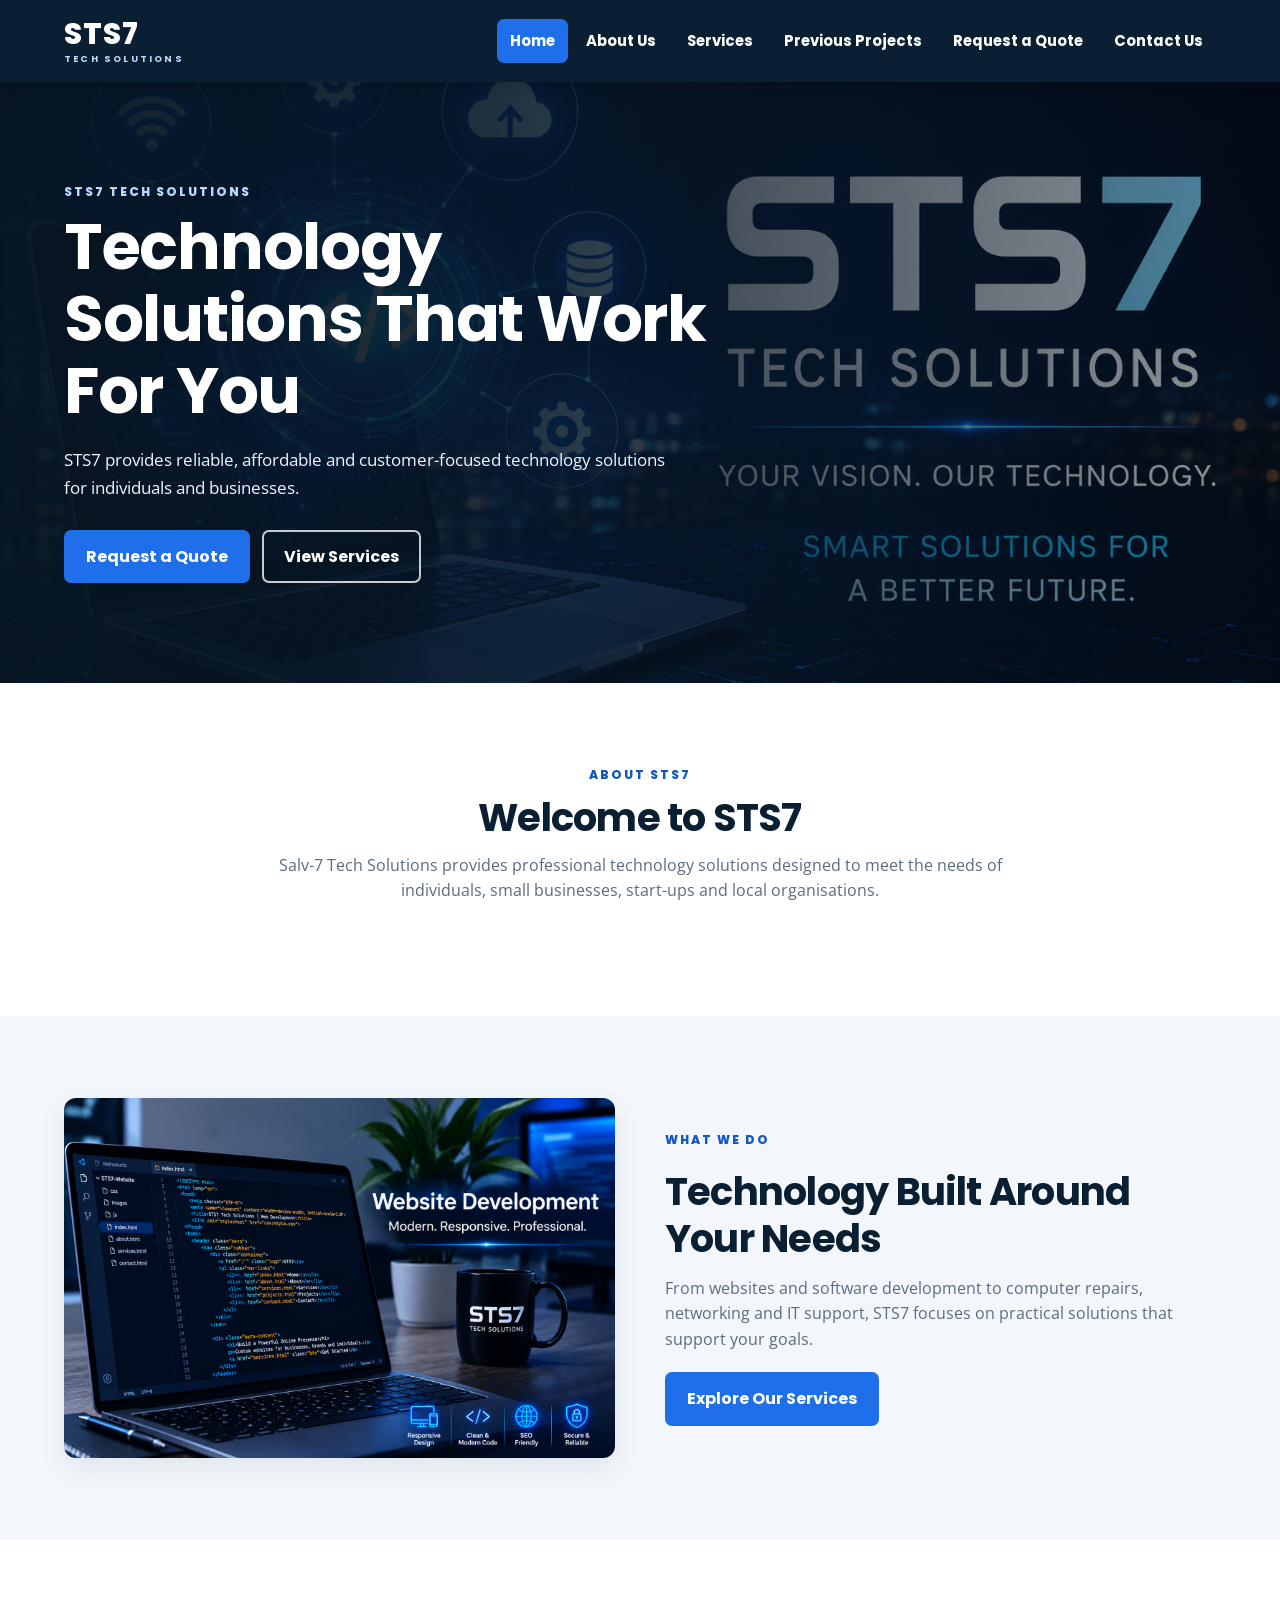
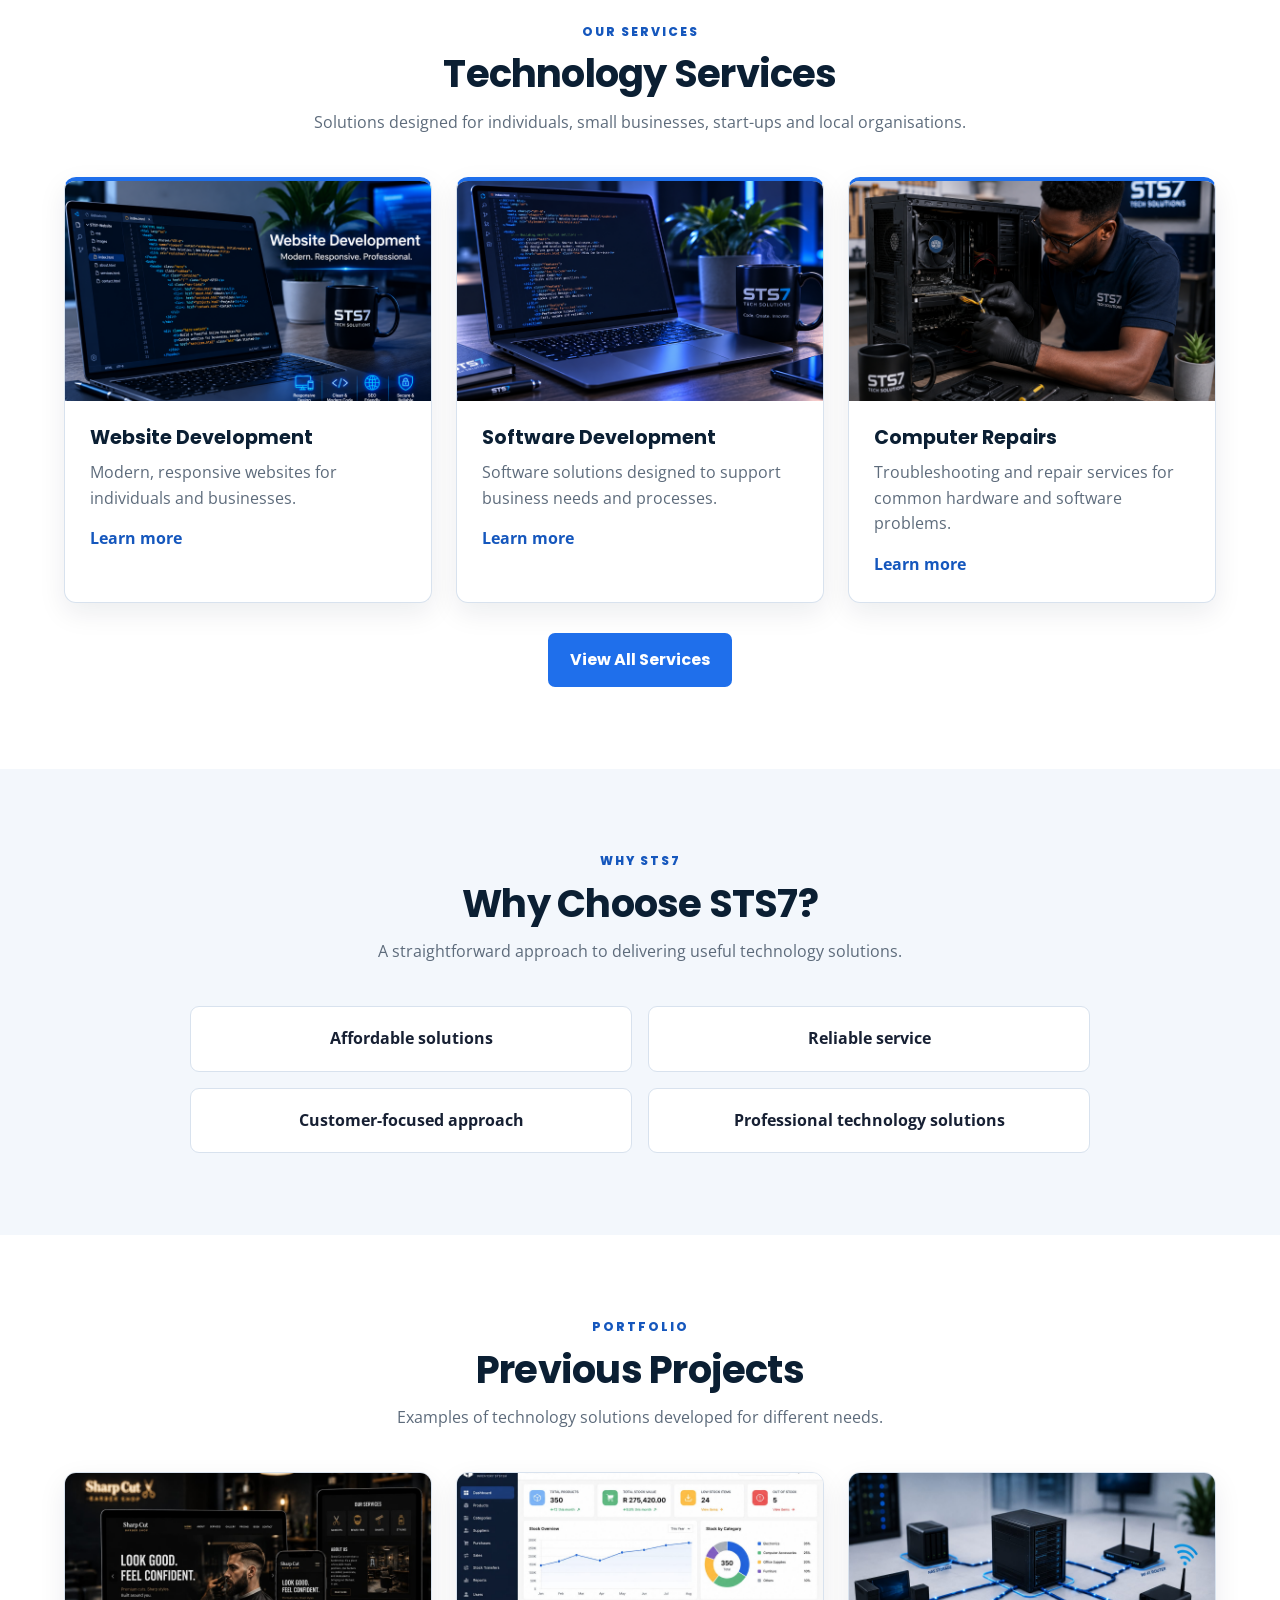
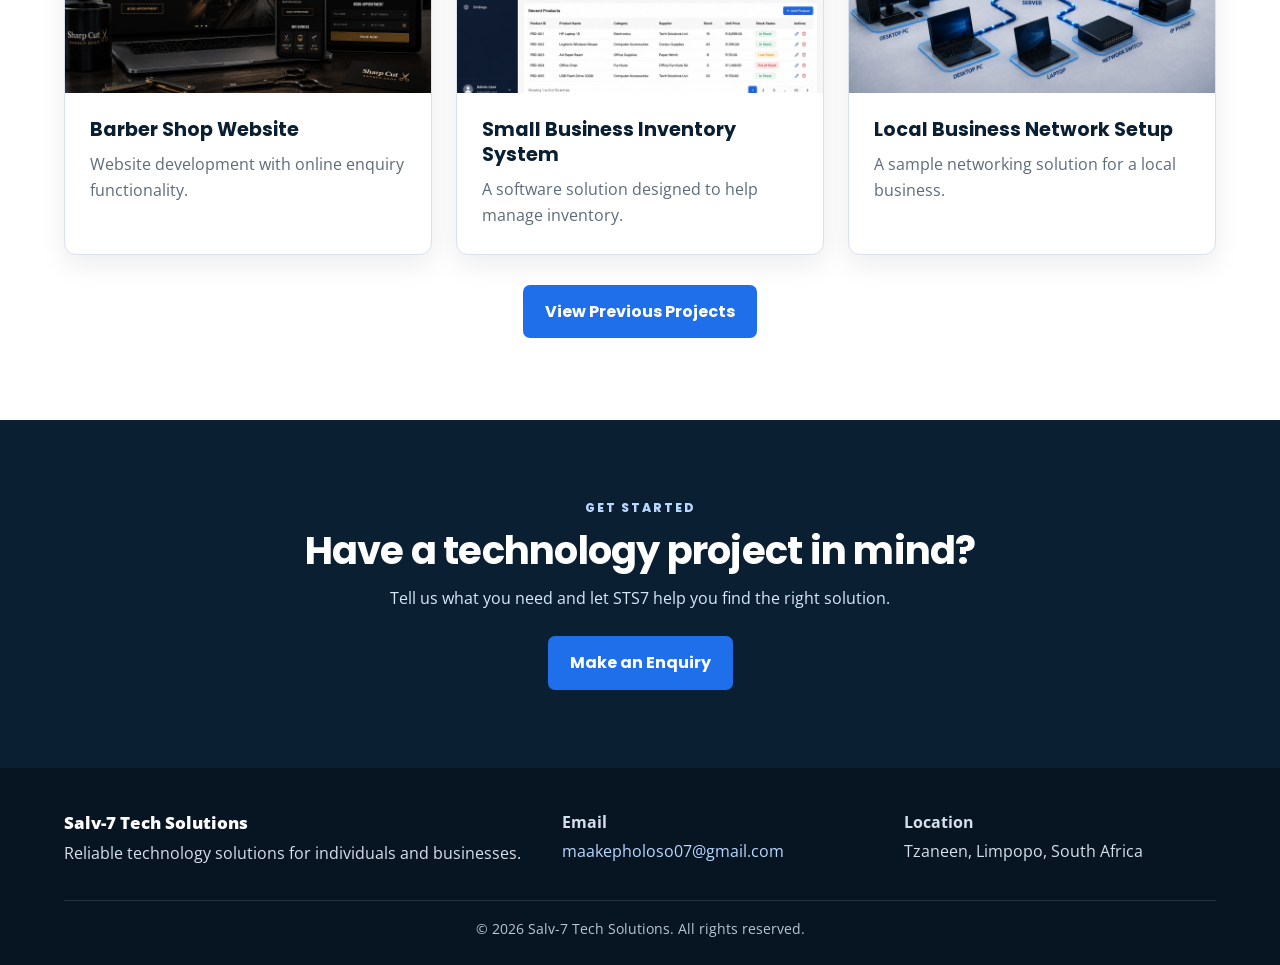
<file: index.html>
<!DOCTYPE html>
<!-- Home page for STS7. -->
<html lang="en">
<head>
    <!-- Basic page information and the shared external stylesheet. -->
    <meta charset="UTF-8">
    <meta name="viewport" content="width=device-width, initial-scale=1.0">
    <meta name="description" content="Salv-7 Tech Solutions provides affordable and reliable technology solutions for individuals and businesses in Tzaneen.">
    <title>Home | Salv-7 Tech Solutions</title>
    <link rel="preconnect" href="https://fonts.googleapis.com">
    <link rel="preconnect" href="https://fonts.gstatic.com" crossorigin>
    <link href="https://fonts.googleapis.com/css2?family=Open+Sans:wght@400;500;600;700&family=Poppins:wght@400;500;600;700;800&display=swap" rel="stylesheet">
    <link rel="stylesheet" href="css/style.css">
    <meta property="og:site_name" content="Salv-7 Tech Solutions">
    <meta property="og:title" content="Home | Salv-7 Tech Solutions">
    <meta property="og:description" content="Affordable and reliable technology solutions in Tzaneen, Limpopo.">
    <meta property="og:type" content="website">
    <script src="js/script.js" defer></script>
</head>

<body>
    <!-- The same header and navigation are used on every page for consistency. -->
    <header class="site-header">
        <div class="container header-inner">
            <a class="logo" href="index.html" aria-label="STS7 Tech Solutions Home">
                <span class="logo-main">STS7</span>
                <span class="logo-sub">TECH SOLUTIONS</span>
            </a>

            <nav class="main-nav" aria-label="Main navigation">
                <ul>
                    <li><a class="active" href="index.html" aria-current="page">Home</a></li>
                    <li><a href="about.html">About Us</a></li>
                    <li><a href="services.html">Services</a></li>
                    <li><a href="projects.html">Previous Projects</a></li>
                    <li><a href="enquiry.html">Request a Quote</a></li>
                    <li><a href="contact.html">Contact Us</a></li>
                </ul>
            </nav>
        </div>
    </header>

    <main>

        <!-- The hero follows the homepage wireframe: image, main message and clear call to action. -->
        <section class="hero">
            <img class="hero-image"
                 src="images/home-hero.jpg"
                 srcset="images/home-hero.jpg 1600w"
                 sizes="(max-width: 650px) 100vw, 100vw"
                 alt="Technology workspace representing STS7 technology solutions">
            <div class="hero-overlay"></div>

            <div class="container hero-content">
                <div class="hero-copy">
                    <p class="eyebrow">STS7 TECH SOLUTIONS</p>
                    <h1>Technology Solutions That Work For You</h1>
                    <p>STS7 provides reliable, affordable and customer-focused technology solutions for individuals and businesses.</p>

                    <div class="hero-actions">
                        <a class="btn btn-primary" href="enquiry.html">Request a Quote</a>
                        <a class="btn btn-outline" href="services.html">View Services</a>
                    </div>
                </div>
            </div>
        </section>

        <!-- A short introduction gives visitors context before the service cards. -->
        <section class="section intro">
            <div class="container narrow">
                <div class="section-heading">
                    <p class="eyebrow dark">ABOUT STS7</p>
                    <h2>Welcome to STS7</h2>
                    <p>Salv-7 Tech Solutions provides professional technology solutions designed to meet the needs of individuals, small businesses, start-ups and local organisations.</p>
                </div>
            </div>
        </section>

        <!-- This feature section uses one of the researched service images as visual support. -->
        <section class="section section-light">
            <div class="container feature">
                <img class="feature-image"
                     src="images/service-website-development.jpg"
                     srcset="images/service-website-development.jpg 1200w"
                     sizes="(max-width: 900px) 100vw, 50vw"
                     alt="Website development project displayed on a computer">

                <div class="feature-content">
                    <p class="eyebrow dark">WHAT WE DO</p>
                    <h2>Technology Built Around Your Needs</h2>
                    <p>From websites and software development to computer repairs, networking and IT support, STS7 focuses on practical solutions that support your goals.</p>
                    <a class="btn btn-primary" href="services.html">Explore Our Services</a>
                </div>
            </div>
        </section>

        <!-- The homepage shows a small preview while the Services page contains all six services. -->
        <section class="section">
            <div class="container">
                <div class="section-heading">
                    <p class="eyebrow dark">OUR SERVICES</p>
                    <h2>Technology Services</h2>
                    <p>Solutions designed for individuals, small businesses, start-ups and local organisations.</p>
                </div>

                <div class="card-grid three-columns">
                    <article class="card service-card">
                        <img loading="lazy" class="card-image" src="images/service-website-development.jpg" alt="Website development service">
                        <div class="card-body">
                            <h3>Website Development</h3>
                            <p>Modern, responsive websites for individuals and businesses.</p>
                            <a class="text-link" href="services.html">Learn more</a>
                        </div>
                    </article>

                    <article class="card service-card">
                        <img loading="lazy" class="card-image" src="images/service-software-development.jpg" alt="Software development service">
                        <div class="card-body">
                            <h3>Software Development</h3>
                            <p>Software solutions designed to support business needs and processes.</p>
                            <a class="text-link" href="services.html">Learn more</a>
                        </div>
                    </article>

                    <article class="card service-card">
                        <img loading="lazy" class="card-image" src="images/service-computer-repairs.jpg" alt="Computer repair service">
                        <div class="card-body">
                            <h3>Computer Repairs</h3>
                            <p>Troubleshooting and repair services for common hardware and software problems.</p>
                            <a class="text-link" href="services.html">Learn more</a>
                        </div>
                    </article>
                </div>

                <div class="text-center">
                    <a class="btn btn-primary" href="services.html">View All Services</a>
                </div>
            </div>
        </section>

        <!-- These four reasons come directly from the planned homepage content. -->
        <section class="section section-light">
            <div class="container">
                <div class="section-heading">
                    <p class="eyebrow dark">WHY STS7</p>
                    <h2>Why Choose STS7?</h2>
                    <p>A straightforward approach to delivering useful technology solutions.</p>
                </div>

                <div class="reasons">
                    <div class="reason">Affordable solutions</div>
                    <div class="reason">Reliable service</div>
                    <div class="reason">Customer-focused approach</div>
                    <div class="reason">Professional technology solutions</div>
                </div>
            </div>
        </section>

        <!-- Project cards give the homepage a visual portfolio preview. -->
        <section class="section">
            <div class="container">
                <div class="section-heading">
                    <p class="eyebrow dark">PORTFOLIO</p>
                    <h2>Previous Projects</h2>
                    <p>Examples of technology solutions developed for different needs.</p>
                </div>

                <div class="card-grid three-columns">
                    <article class="card project-card">
                        <img loading="lazy" class="card-image" src="images/project-barber-shop.jpg" alt="Barber shop website project">
                        <div class="card-body">
                            <h3>Barber Shop Website</h3>
                            <p>Website development with online enquiry functionality.</p>
                        </div>
                    </article>

                    <article class="card project-card">
                        <img loading="lazy" class="card-image" src="images/project-inventory-system.jpg" alt="Small business inventory system project">
                        <div class="card-body">
                            <h3>Small Business Inventory System</h3>
                            <p>A software solution designed to help manage inventory.</p>
                        </div>
                    </article>

                    <article class="card project-card">
                        <img loading="lazy" class="card-image" src="images/project-network-setup.jpg" alt="Local business network setup project">
                        <div class="card-body">
                            <h3>Local Business Network Setup</h3>
                            <p>A sample networking solution for a local business.</p>
                        </div>
                    </article>
                </div>

                <div class="text-center">
                    <a class="btn btn-primary" href="projects.html">View Previous Projects</a>
                </div>
            </div>
        </section>

        <!-- The final call to action leads visitors to the enquiry page. -->
        <section class="cta">
            <div class="container">
                <p class="eyebrow">GET STARTED</p>
                <h2>Have a technology project in mind?</h2>
                <p>Tell us what you need and let STS7 help you find the right solution.</p>
                <a class="btn btn-primary" href="enquiry.html">Make an Enquiry</a>
            </div>
        </section>

    </main>

    <!-- The footer provides the main contact detail and copyright information. -->
    <footer class="site-footer">
        <div class="container footer-inner">
            <div>
                <p class="footer-brand">Salv-7 Tech Solutions</p>
                <p>Reliable technology solutions for individuals and businesses.</p>
            </div>
            <div>
                <p><strong>Email</strong></p>
                <p><a href="mailto:maakepholoso07@gmail.com">maakepholoso07@gmail.com</a></p>
            </div>
            <div>
                <p><strong>Location</strong></p>
                <p>Tzaneen, Limpopo, South Africa</p>
            </div>
        </div>
        <div class="container footer-bottom">
            <p>&copy; 2026 Salv-7 Tech Solutions. All rights reserved.</p>
        </div>
    </footer>
</body>
</html>
</file>
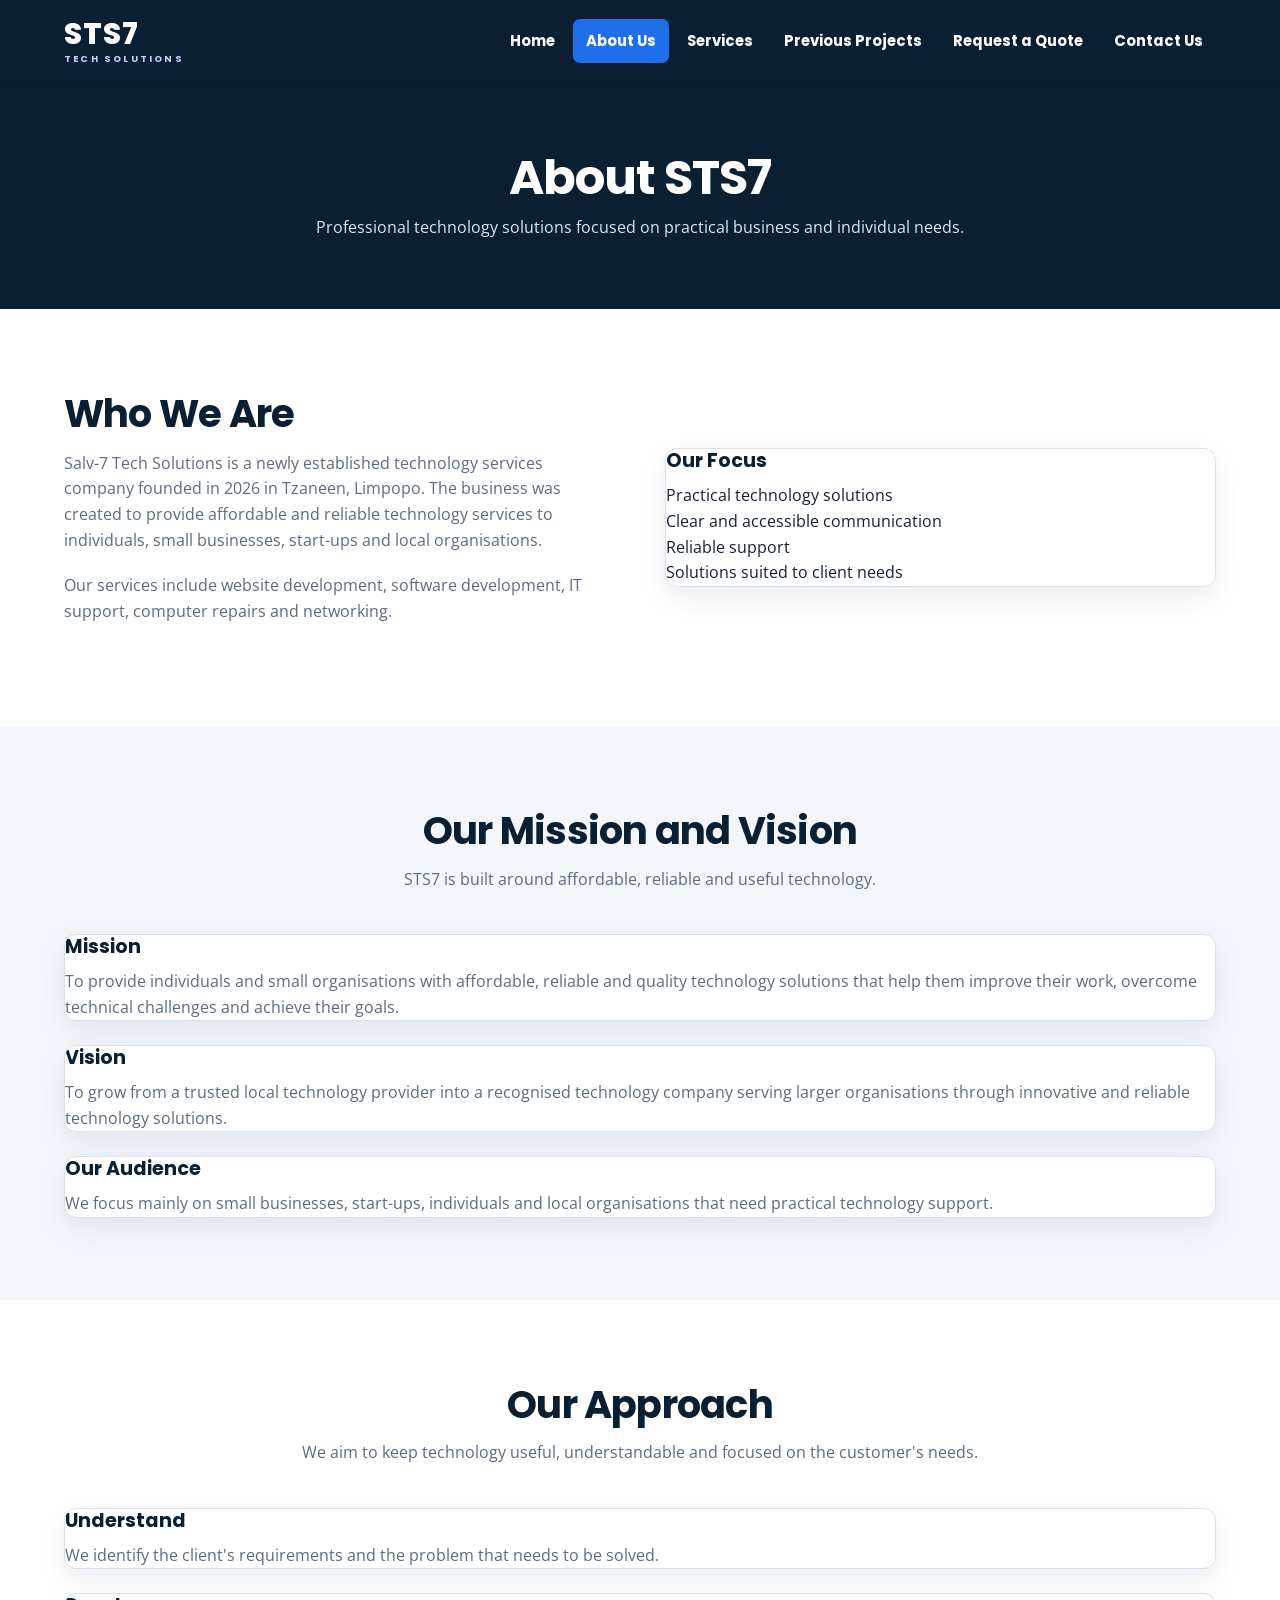
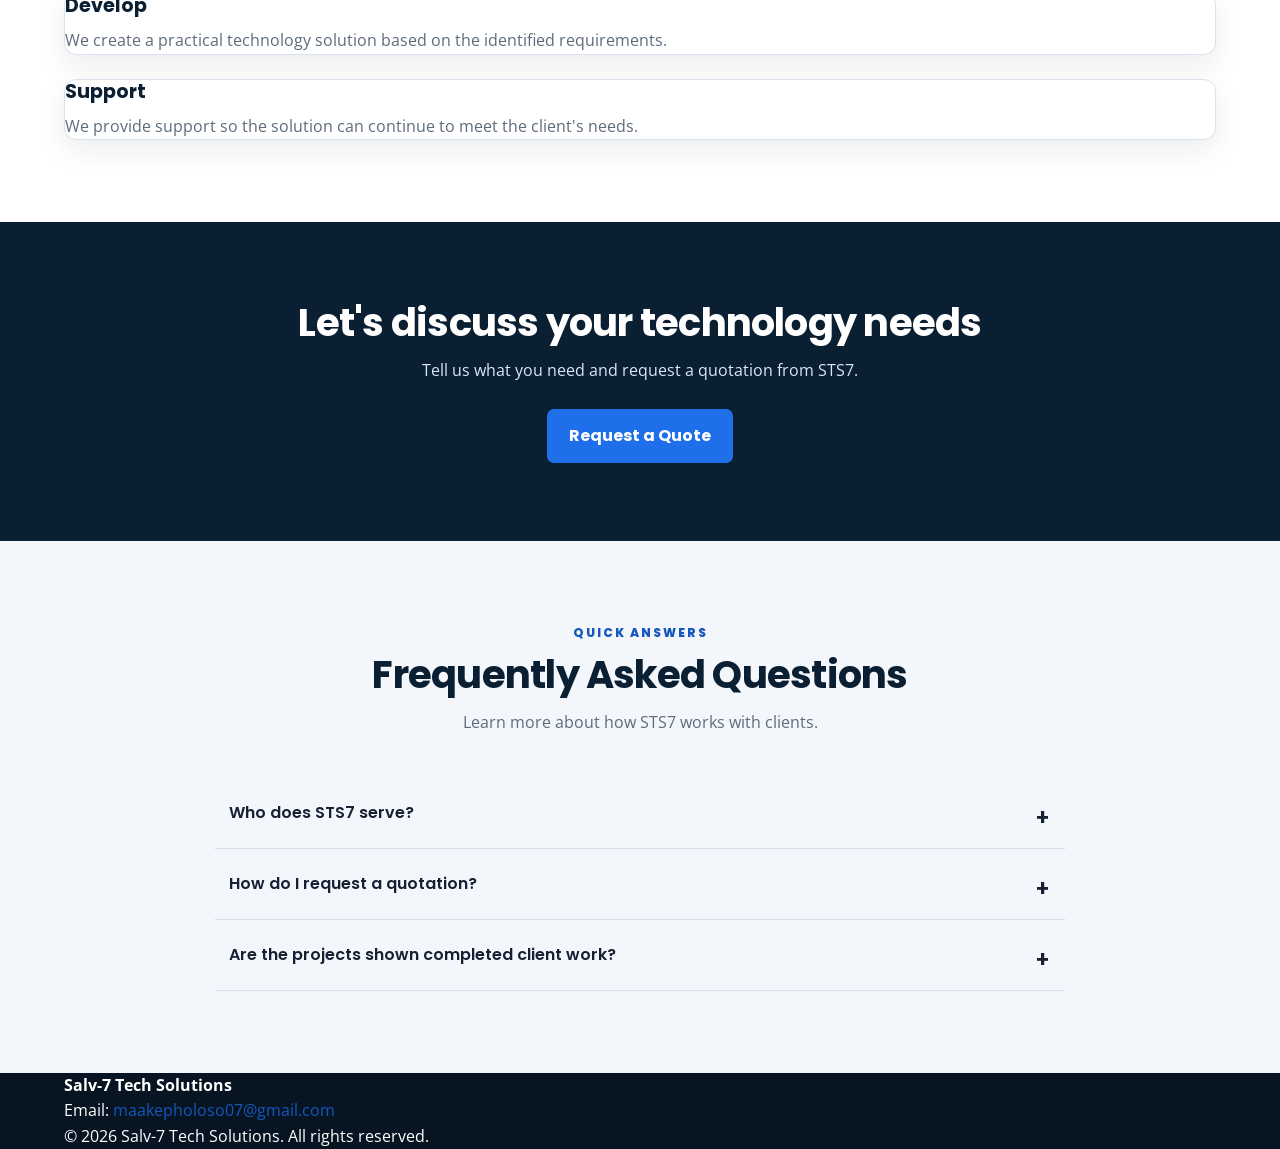
<file: about.html>
<!DOCTYPE html>
<!-- About page for STS7. -->
<html lang="en">
<head>
    <meta charset="UTF-8">
    <meta name="viewport" content="width=device-width, initial-scale=1.0">
    <meta name="description" content="Learn about Salv-7 Tech Solutions, a fictional technology company based in Tzaneen, Limpopo.">
    <title>About Us | Salv-7 Tech Solutions</title>
    <link rel="preconnect" href="https://fonts.googleapis.com">
    <link rel="preconnect" href="https://fonts.gstatic.com" crossorigin>
    <link href="https://fonts.googleapis.com/css2?family=Open+Sans:wght@400;500;600;700&family=Poppins:wght@400;500;600;700;800&display=swap" rel="stylesheet">
    <link rel="stylesheet" href="css/style.css">
    <meta property="og:site_name" content="Salv-7 Tech Solutions">
    <meta property="og:title" content="About Us | Salv-7 Tech Solutions">
    <meta property="og:description" content="Affordable and reliable technology solutions in Tzaneen, Limpopo.">
    <meta property="og:type" content="website">
    <script src="js/script.js" defer></script>
</head>
<body>
    <header class="site-header">
        <div class="container header-inner">
            <a class="logo" href="index.html" aria-label="STS7 Tech Solutions Home">
                <span class="logo-main">STS7</span>
                <span class="logo-sub">TECH SOLUTIONS</span>
            </a>
            <nav class="main-nav" aria-label="Main navigation">
                <ul>
                    <li><a href="index.html">Home</a></li>
                    <li><a class="active" href="about.html" aria-current="page">About Us</a></li>
                    <li><a href="services.html">Services</a></li>
                    <li><a href="projects.html">Previous Projects</a></li>
                    <li><a href="enquiry.html">Request a Quote</a></li>
                    <li><a href="contact.html">Contact Us</a></li>
                </ul>
            </nav>
        </div>
    </header>

    <main>
        <section class="page-hero">
            <div class="container">
                <h1>About STS7</h1>
                <p>Professional technology solutions focused on practical business and individual needs.</p>
            </div>
        </section>

        <section class="section">
            <div class="container">
                <div class="feature">
                    <div class="feature-content">
                        <h2>Who We Are</h2>
                        <p>Salv-7 Tech Solutions is a newly established technology services company founded in 2026 in Tzaneen, Limpopo. The business was created to provide affordable and reliable technology services to individuals, small businesses, start-ups and local organisations.</p>
                        <p>Our services include website development, software development, IT support, computer repairs and networking.</p>
                    </div>

                    <div class="card">
                        <h3>Our Focus</h3>
                        <ul class="check-list">
                            <li>Practical technology solutions</li>
                            <li>Clear and accessible communication</li>
                            <li>Reliable support</li>
                            <li>Solutions suited to client needs</li>
                        </ul>
                    </div>
                </div>
            </div>
        </section>

        <section class="section section-light">
            <div class="container">
                <div class="section-heading">
                    <h2>Our Mission and Vision</h2>
                    <p>STS7 is built around affordable, reliable and useful technology.</p>
                </div>

                <div class="card-grid">
                    <article class="card">
                        <h3>Mission</h3>
                        <p>To provide individuals and small organisations with affordable, reliable and quality technology solutions that help them improve their work, overcome technical challenges and achieve their goals.</p>
                    </article>
                    <article class="card">
                        <h3>Vision</h3>
                        <p>To grow from a trusted local technology provider into a recognised technology company serving larger organisations through innovative and reliable technology solutions.</p>
                    </article>
                    <article class="card">
                        <h3>Our Audience</h3>
                        <p>We focus mainly on small businesses, start-ups, individuals and local organisations that need practical technology support.</p>
                    </article>
                </div>
            </div>
        </section>

        <section class="section">
            <div class="container">
                <div class="section-heading">
                    <h2>Our Approach</h2>
                    <p>We aim to keep technology useful, understandable and focused on the customer's needs.</p>
                </div>

                <div class="card-grid">
                    <article class="card">
                        <h3>Understand</h3>
                        <p>We identify the client's requirements and the problem that needs to be solved.</p>
                    </article>
                    <article class="card">
                        <h3>Develop</h3>
                        <p>We create a practical technology solution based on the identified requirements.</p>
                    </article>
                    <article class="card">
                        <h3>Support</h3>
                        <p>We provide support so the solution can continue to meet the client's needs.</p>
                    </article>
                </div>
            </div>
        </section>

        <section class="cta">
            <div class="container">
                <h2>Let's discuss your technology needs</h2>
                <p>Tell us what you need and request a quotation from STS7.</p>
                <a class="btn btn-primary" href="enquiry.html">Request a Quote</a>
            </div>
        </section>
        <section class="section section-light">
            <div class="container">
                <div class="section-heading"><p class="eyebrow dark">QUICK ANSWERS</p><h2>Frequently Asked Questions</h2><p>Learn more about how STS7 works with clients.</p></div>
                <div class="faq-list" data-accordion>
                    <article class="faq-item"><h3><button type="button" aria-expanded="false" aria-controls="faq-one">Who does STS7 serve?</button></h3><div id="faq-one" hidden><p>STS7 focuses on individuals, small businesses, start-ups and local organisations that need practical technology services.</p></div></article>
                    <article class="faq-item"><h3><button type="button" aria-expanded="false" aria-controls="faq-two">How do I request a quotation?</button></h3><div id="faq-two" hidden><p>Visit the Request a Quote page, select the service you need and describe your requirements. STS7 can assess the information before providing a quotation.</p></div></article>
                    <article class="faq-item"><h3><button type="button" aria-expanded="false" aria-controls="faq-three">Are the projects shown completed client work?</button></h3><div id="faq-three" hidden><p>No. The portfolio items are clearly presented as sample project concepts because STS7 is a newly established business.</p></div></article>
                </div>
            </div>
        </section>
    </main>

    <footer class="site-footer">
        <div class="container">
            <p><strong>Salv-7 Tech Solutions</strong></p>
            <p>Email: <a href="mailto:maakepholoso07@gmail.com">maakepholoso07@gmail.com</a></p>
            <p>&copy; 2026 Salv-7 Tech Solutions. All rights reserved.</p>
        </div>
    </footer>
</body>
</html>
</file>
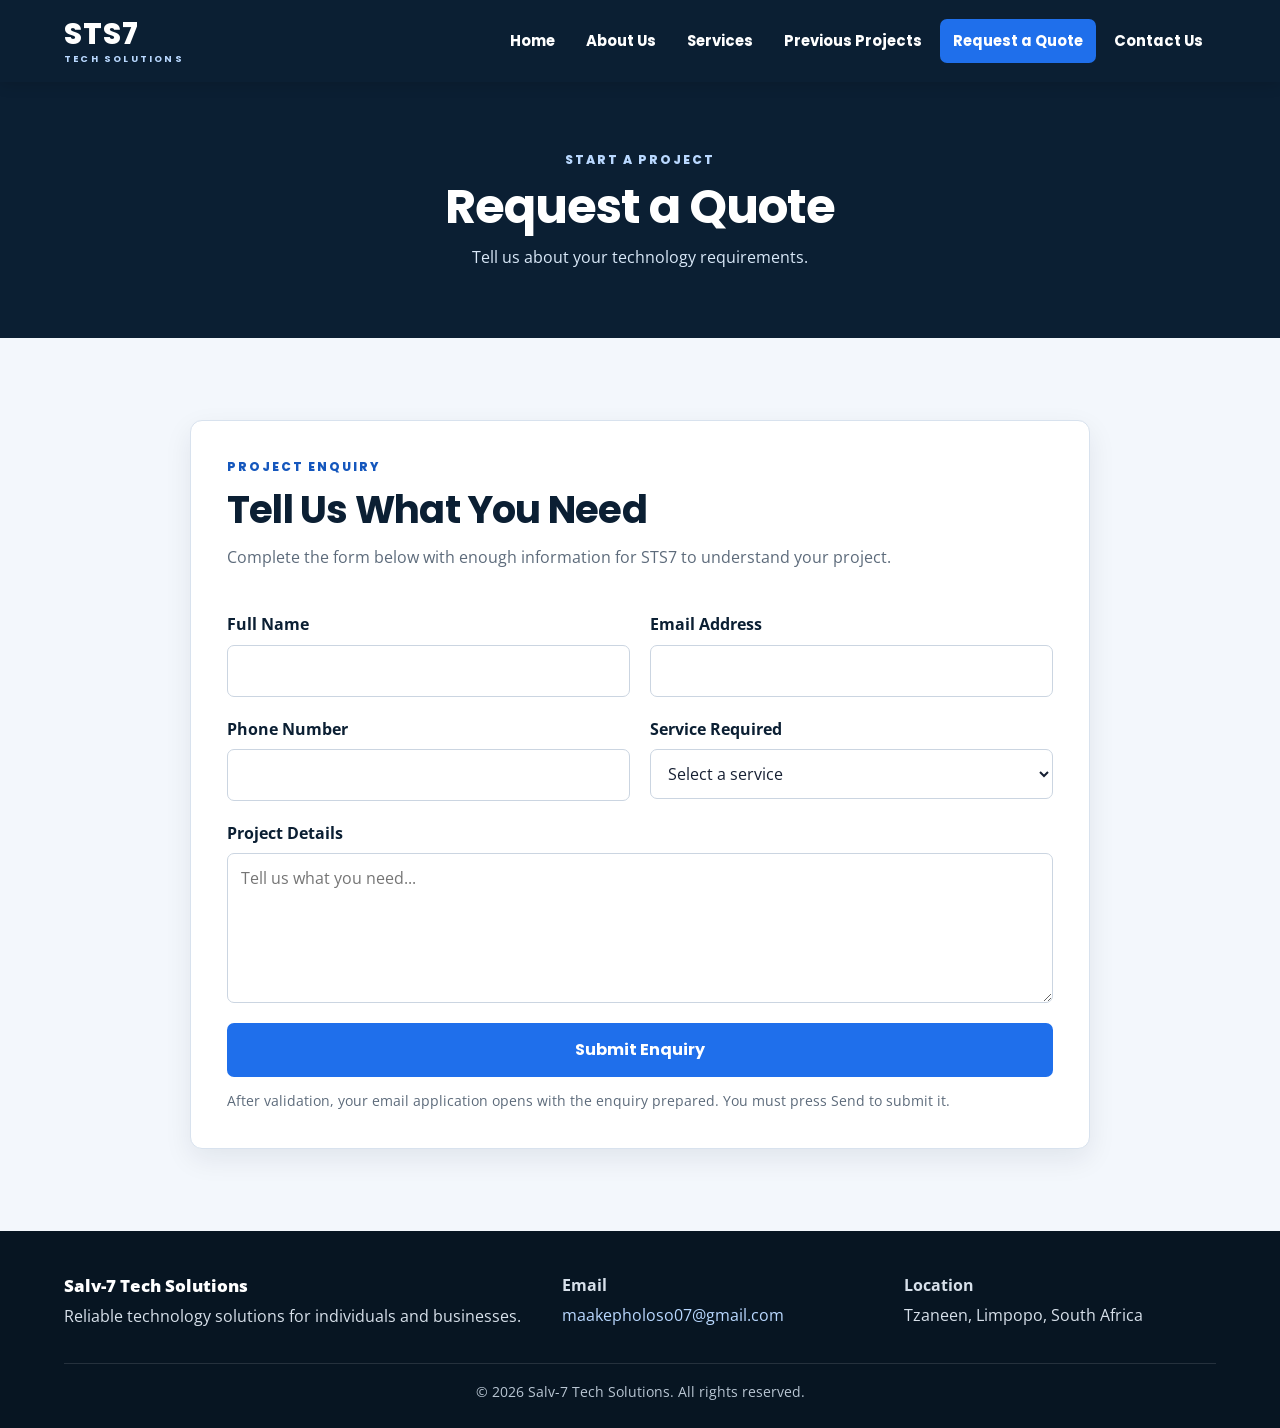
<file: enquiry.html>
<!DOCTYPE html>
<!-- Quote/enquiry form for visitors who want to ask about an STS7 service. -->
<html lang="en">
<head>
    <!-- Basic page information and the shared external stylesheet. -->
    <meta charset="UTF-8">
    <meta name="viewport" content="width=device-width, initial-scale=1.0">
    <meta name="description" content="Request a quotation from Salv-7 Tech Solutions for website, software, repair, networking or IT services.">
    <title>Request a Quote | Salv-7 Tech Solutions</title>
    <link rel="preconnect" href="https://fonts.googleapis.com">
    <link rel="preconnect" href="https://fonts.gstatic.com" crossorigin>
    <link href="https://fonts.googleapis.com/css2?family=Open+Sans:wght@400;500;600;700&family=Poppins:wght@400;500;600;700;800&display=swap" rel="stylesheet">
    <link rel="stylesheet" href="css/style.css">
    <meta property="og:site_name" content="Salv-7 Tech Solutions">
    <meta property="og:title" content="Request a Quote | Salv-7 Tech Solutions">
    <meta property="og:description" content="Affordable and reliable technology solutions in Tzaneen, Limpopo.">
    <meta property="og:type" content="website">
    <script src="js/script.js" defer></script>
</head>

<body>
    <!-- The same header and navigation are used on every page for consistency. -->
    <header class="site-header">
        <div class="container header-inner">
            <a class="logo" href="index.html" aria-label="STS7 Tech Solutions Home">
                <span class="logo-main">STS7</span>
                <span class="logo-sub">TECH SOLUTIONS</span>
            </a>

            <nav class="main-nav" aria-label="Main navigation">
                <ul>
                    <li><a href="index.html">Home</a></li>
                    <li><a href="about.html">About Us</a></li>
                    <li><a href="services.html">Services</a></li>
                    <li><a href="projects.html">Previous Projects</a></li>
                    <li><a class="active" href="enquiry.html" aria-current="page">Request a Quote</a></li>
                    <li><a href="contact.html">Contact Us</a></li>
                </ul>
            </nav>
        </div>
    </header>

    <main>

        <!-- The enquiry page is kept separate from the general contact page as planned. -->
        <section class="page-hero">
            <div class="container">
                <p class="eyebrow">START A PROJECT</p>
                <h1>Request a Quote</h1>
                <p>Tell us about your technology requirements.</p>
            </div>
        </section>

        <section class="section section-light">
            <div class="container">
                <div class="form-wrapper">
                    <div class="section-heading left">
                        <p class="eyebrow dark">PROJECT ENQUIRY</p>
                        <h2>Tell Us What You Need</h2>
                        <p>Complete the form below with enough information for STS7 to understand your project.</p>
                    </div>

                    <form data-email-form="quote">
                        <div class="form-grid">
                            <div class="form-group">
                                <label for="name">Full Name</label>
                                <input type="text" id="name" name="name" autocomplete="name" required>
                            </div>

                            <div class="form-group">
                                <label for="email">Email Address</label>
                                <input type="email" id="email" name="email" autocomplete="email" required>
                            </div>

                            <div class="form-group">
                                <label for="phone">Phone Number</label>
                                <input type="tel" id="phone" name="phone" autocomplete="tel">
                            </div>

                            <div class="form-group">
                                <label for="service">Service Required</label>
                                <select id="service" name="service" required>
                                    <option value="">Select a service</option>
                                    <option value="website-development">Website Development</option>
                                    <option value="software-development">Software Development</option>
                                    <option value="computer-repairs">Computer Repairs</option>
                                    <option value="networking">Networking</option>
                                    <option value="it-support">IT Support</option>
                                    <option value="technology-consulting">Technology Consulting</option>
                                    <option value="other">Other</option>
                                </select>
                            </div>

                            <div class="form-group full">
                                <label for="message">Project Details</label>
                                <textarea id="message" name="message" required placeholder="Tell us what you need..."></textarea>
                            </div>

                            <div class="form-group full">
                                <button class="btn btn-primary" type="submit">Submit Enquiry</button>
                            </div>
                        </div>

                        <!-- This explains the current Part 2 scope without pretending the form has backend processing. -->
                        <p class="form-note">After validation, your email application opens with the enquiry prepared. You must press Send to submit it.</p>
                        <p class="form-status" role="status" aria-live="polite"></p>
                    </form>
                </div>
            </div>
        </section>

    </main>

    <!-- The footer provides the main contact detail and copyright information. -->
    <footer class="site-footer">
        <div class="container footer-inner">
            <div>
                <p class="footer-brand">Salv-7 Tech Solutions</p>
                <p>Reliable technology solutions for individuals and businesses.</p>
            </div>
            <div>
                <p><strong>Email</strong></p>
                <p><a href="mailto:maakepholoso07@gmail.com">maakepholoso07@gmail.com</a></p>
            </div>
            <div>
                <p><strong>Location</strong></p>
                <p>Tzaneen, Limpopo, South Africa</p>
            </div>
        </div>
        <div class="container footer-bottom">
            <p>&copy; 2026 Salv-7 Tech Solutions. All rights reserved.</p>
        </div>
    </footer>
</body>
</html>
</file>
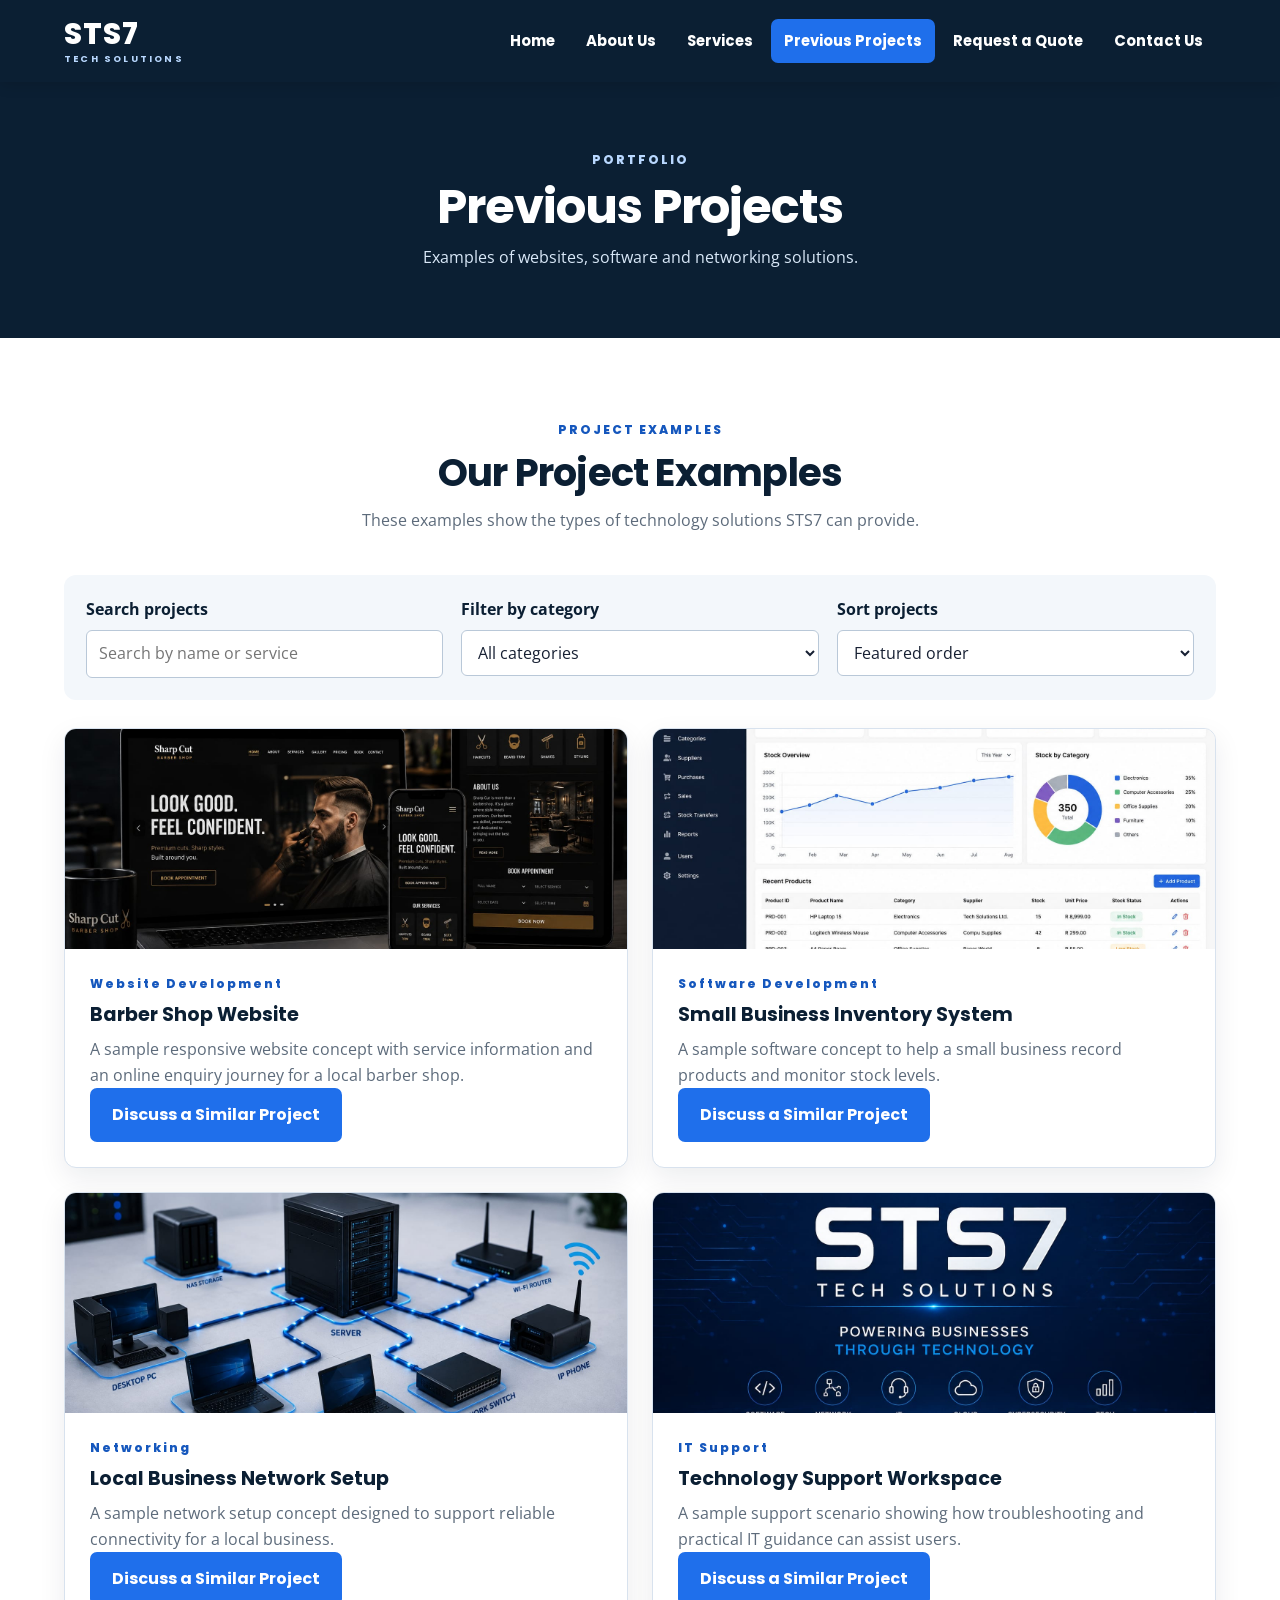
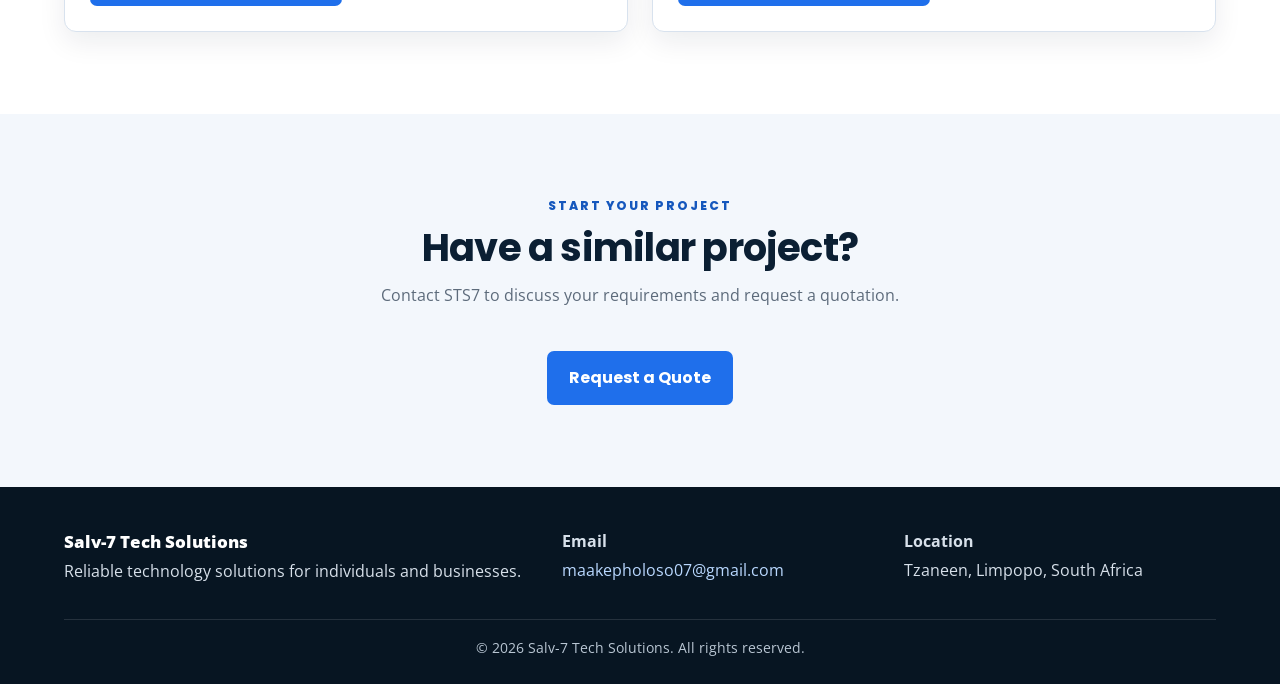
<file: projects.html>
<!DOCTYPE html>
<!-- Previous and sample projects page for STS7. -->
<html lang="en">
<head>
    <!-- Basic page information and the shared external stylesheet. -->
    <meta charset="UTF-8">
    <meta name="viewport" content="width=device-width, initial-scale=1.0">
    <meta name="description" content="View previous and sample website, software and networking projects from Salv-7 Tech Solutions.">
    <title>Previous Projects | Salv-7 Tech Solutions</title>
    <link rel="preconnect" href="https://fonts.googleapis.com">
    <link rel="preconnect" href="https://fonts.gstatic.com" crossorigin>
    <link href="https://fonts.googleapis.com/css2?family=Open+Sans:wght@400;500;600;700&family=Poppins:wght@400;500;600;700;800&display=swap" rel="stylesheet">
    <link rel="stylesheet" href="css/style.css">
    <meta property="og:site_name" content="Salv-7 Tech Solutions">
    <meta property="og:title" content="Previous Projects | Salv-7 Tech Solutions">
    <meta property="og:description" content="Affordable and reliable technology solutions in Tzaneen, Limpopo.">
    <meta property="og:type" content="website">
    <script src="js/script.js" defer></script>
</head>

<body>
    <!-- The same header and navigation are used on every page for consistency. -->
    <header class="site-header">
        <div class="container header-inner">
            <a class="logo" href="index.html" aria-label="STS7 Tech Solutions Home">
                <span class="logo-main">STS7</span>
                <span class="logo-sub">TECH SOLUTIONS</span>
            </a>

            <nav class="main-nav" aria-label="Main navigation">
                <ul>
                    <li><a href="index.html">Home</a></li>
                    <li><a href="about.html">About Us</a></li>
                    <li><a href="services.html">Services</a></li>
                    <li><a class="active" href="projects.html" aria-current="page">Previous Projects</a></li>
                    <li><a href="enquiry.html">Request a Quote</a></li>
                    <li><a href="contact.html">Contact Us</a></li>
                </ul>
            </nav>
        </div>
    </header>

    <main>

        <!-- The page banner introduces the portfolio. -->
        <section class="page-hero">
            <div class="container">
                <p class="eyebrow">PORTFOLIO</p>
                <h1>Previous Projects</h1>
                <p>Examples of websites, software and networking solutions.</p>
            </div>
        </section>

        <!-- Each project has an image so the portfolio is visually clear rather than text-only. -->
        <section class="section">
            <div class="container">
                <div class="section-heading">
                    <p class="eyebrow dark">PROJECT EXAMPLES</p>
                    <h2>Our Project Examples</h2>
                    <p>These examples show the types of technology solutions STS7 can provide.</p>
                </div>

                <div class="project-tools" aria-label="Project search and filters">
                    <div class="form-group"><label for="project-search">Search projects</label><input type="search" id="project-search" placeholder="Search by name or service"></div>
                    <div class="form-group"><label for="project-filter">Filter by category</label><select id="project-filter"><option value="all">All categories</option><option>Website Development</option><option>Software Development</option><option>Networking</option><option>IT Support</option></select></div>
                    <div class="form-group"><label for="project-sort">Sort projects</label><select id="project-sort"><option value="default">Featured order</option><option value="az">Name: A to Z</option><option value="za">Name: Z to A</option></select></div>
                </div>
                <div id="dynamic-projects" class="card-grid two-columns project-grid" aria-live="polite">
                    <p class="form-note">Loading STS7 sample projects…</p>
                </div>
            </div>
        </section>

        <section class="section section-light">
            <div class="container">
                <div class="section-heading">
                    <p class="eyebrow dark">START YOUR PROJECT</p>
                    <h2>Have a similar project?</h2>
                    <p>Contact STS7 to discuss your requirements and request a quotation.</p>
                </div>
                <div class="text-center">
                    <a class="btn btn-primary" href="enquiry.html">Request a Quote</a>
                </div>
            </div>
        </section>

    </main>

    <!-- The footer provides the main contact detail and copyright information. -->
    <footer class="site-footer">
        <div class="container footer-inner">
            <div>
                <p class="footer-brand">Salv-7 Tech Solutions</p>
                <p>Reliable technology solutions for individuals and businesses.</p>
            </div>
            <div>
                <p><strong>Email</strong></p>
                <p><a href="mailto:maakepholoso07@gmail.com">maakepholoso07@gmail.com</a></p>
            </div>
            <div>
                <p><strong>Location</strong></p>
                <p>Tzaneen, Limpopo, South Africa</p>
            </div>
        </div>
        <div class="container footer-bottom">
            <p>&copy; 2026 Salv-7 Tech Solutions. All rights reserved.</p>
        </div>
    </footer>
</body>
</html>
</file>
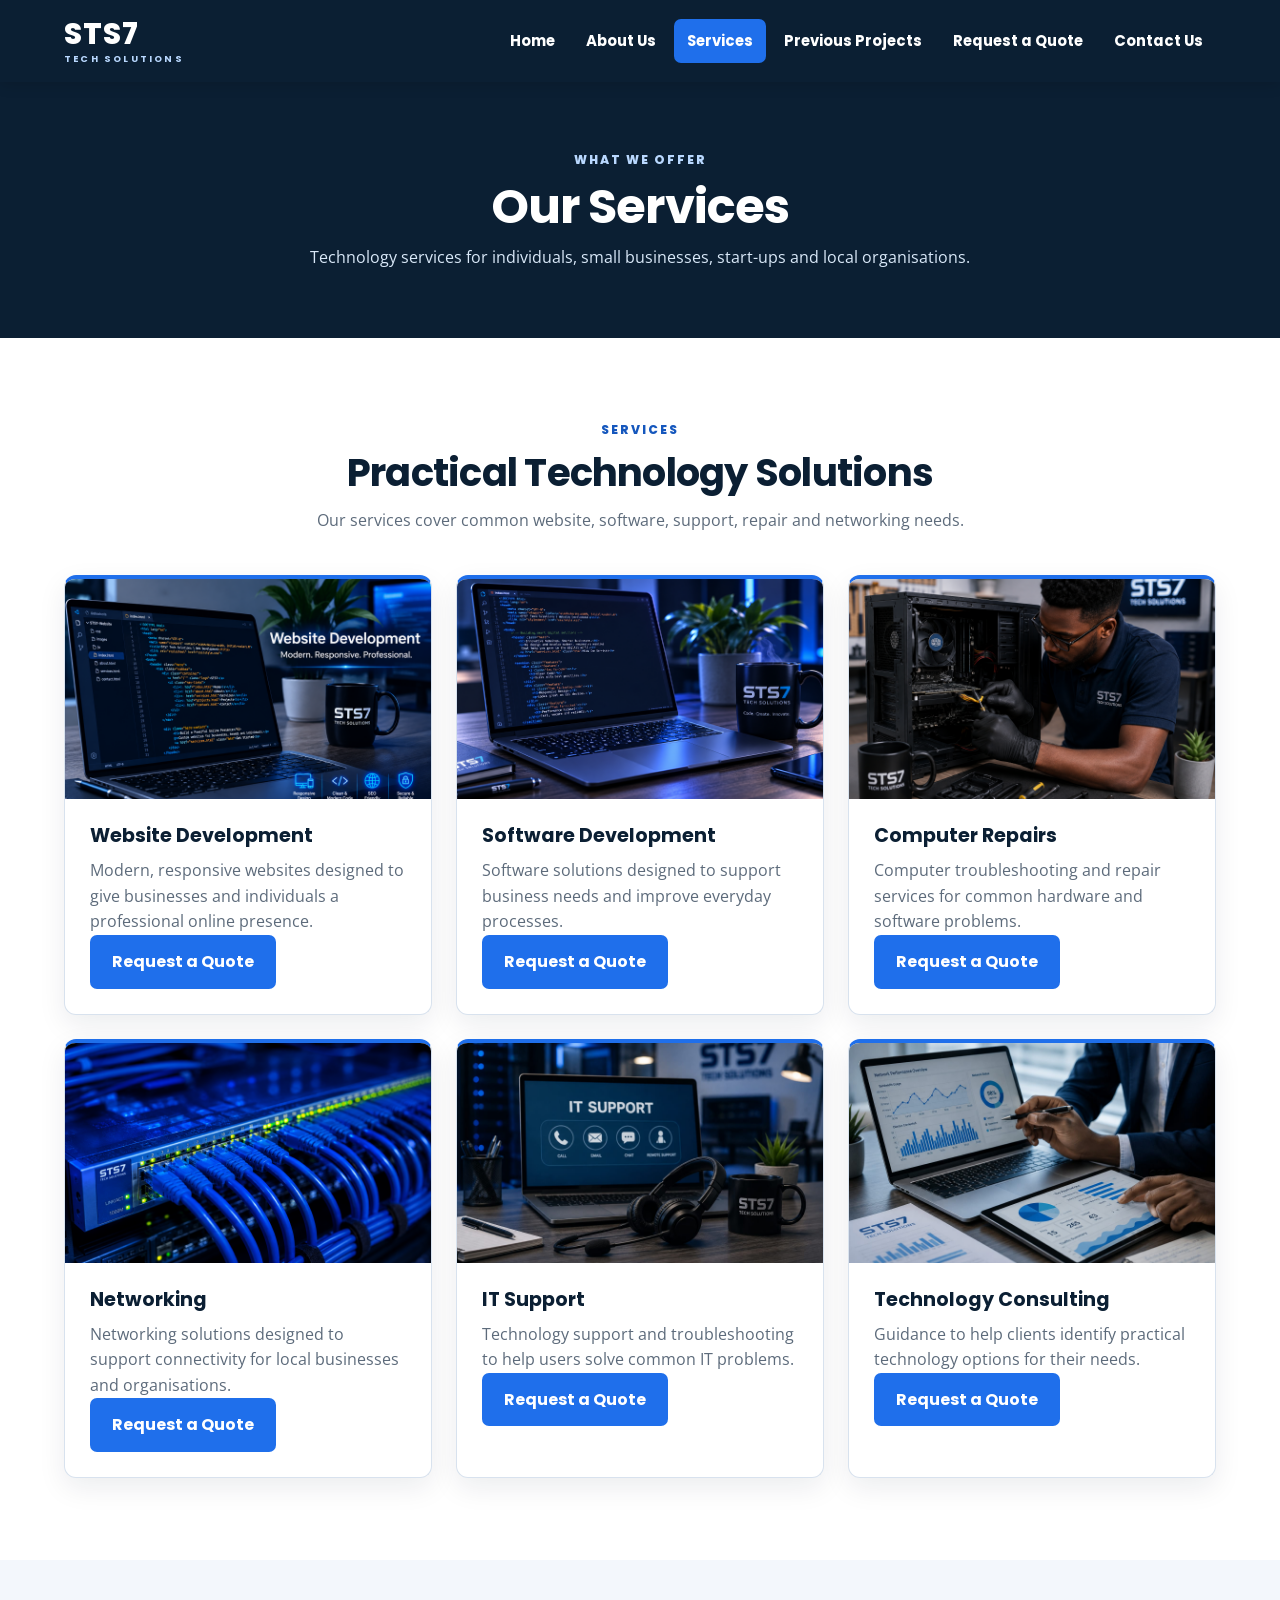
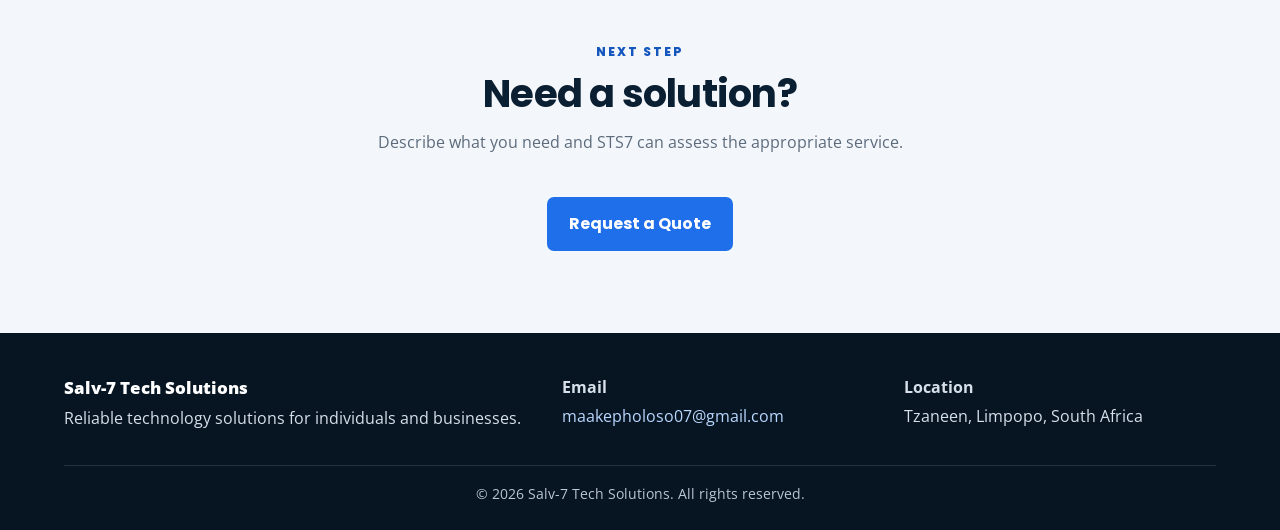
<file: services.html>
<!DOCTYPE html>
<!-- Services page showing the main services offered by STS7. -->
<html lang="en">
<head>
    <!-- Basic page information and the shared external stylesheet. -->
    <meta charset="UTF-8">
    <meta name="viewport" content="width=device-width, initial-scale=1.0">
    <meta name="description" content="View website development, software development, computer repairs, networking, IT support and consulting services from STS7.">
    <title>Services | Salv-7 Tech Solutions</title>
    <link rel="preconnect" href="https://fonts.googleapis.com">
    <link rel="preconnect" href="https://fonts.gstatic.com" crossorigin>
    <link href="https://fonts.googleapis.com/css2?family=Open+Sans:wght@400;500;600;700&family=Poppins:wght@400;500;600;700;800&display=swap" rel="stylesheet">
    <link rel="stylesheet" href="css/style.css">
    <meta property="og:site_name" content="Salv-7 Tech Solutions">
    <meta property="og:title" content="Services | Salv-7 Tech Solutions">
    <meta property="og:description" content="Affordable and reliable technology solutions in Tzaneen, Limpopo.">
    <meta property="og:type" content="website">
    <script src="js/script.js" defer></script>
</head>

<body>
    <!-- The same header and navigation are used on every page for consistency. -->
    <header class="site-header">
        <div class="container header-inner">
            <a class="logo" href="index.html" aria-label="STS7 Tech Solutions Home">
                <span class="logo-main">STS7</span>
                <span class="logo-sub">TECH SOLUTIONS</span>
            </a>

            <nav class="main-nav" aria-label="Main navigation">
                <ul>
                    <li><a href="index.html">Home</a></li>
                    <li><a href="about.html">About Us</a></li>
                    <li><a class="active" href="services.html" aria-current="page">Services</a></li>
                    <li><a href="projects.html">Previous Projects</a></li>
                    <li><a href="enquiry.html">Request a Quote</a></li>
                    <li><a href="contact.html">Contact Us</a></li>
                </ul>
            </nav>
        </div>
    </header>

    <main>

        <!-- The page banner keeps the visual identity consistent across inner pages. -->
        <section class="page-hero">
            <div class="container">
                <p class="eyebrow">WHAT WE OFFER</p>
                <h1>Our Services</h1>
                <p>Technology services for individuals, small businesses, start-ups and local organisations.</p>
            </div>
        </section>

        <!-- All six services from the proposal are presented with their relevant images. -->
        <section class="section">
            <div class="container">
                <div class="section-heading">
                    <p class="eyebrow dark">SERVICES</p>
                    <h2>Practical Technology Solutions</h2>
                    <p>Our services cover common website, software, support, repair and networking needs.</p>
                </div>

                <div class="card-grid three-columns">
                    <article class="card service-card">
                        <img loading="lazy" class="card-image" src="images/service-website-development.jpg" alt="Website development service">
                        <div class="card-body">
                            <h3>Website Development</h3>
                            <p>Modern, responsive websites designed to give businesses and individuals a professional online presence.</p>
                            <a class="btn btn-primary" href="enquiry.html">Request a Quote</a>
                        </div>
                    </article>

                    <article class="card service-card">
                        <img loading="lazy" class="card-image" src="images/service-software-development.jpg" alt="Software development service">
                        <div class="card-body">
                            <h3>Software Development</h3>
                            <p>Software solutions designed to support business needs and improve everyday processes.</p>
                            <a class="btn btn-primary" href="enquiry.html">Request a Quote</a>
                        </div>
                    </article>

                    <article class="card service-card">
                        <img loading="lazy" class="card-image" src="images/service-computer-repairs.jpg" alt="Computer repair service">
                        <div class="card-body">
                            <h3>Computer Repairs</h3>
                            <p>Computer troubleshooting and repair services for common hardware and software problems.</p>
                            <a class="btn btn-primary" href="enquiry.html">Request a Quote</a>
                        </div>
                    </article>

                    <article class="card service-card">
                        <img loading="lazy" class="card-image" src="images/service-networking.jpg" alt="Networking service">
                        <div class="card-body">
                            <h3>Networking</h3>
                            <p>Networking solutions designed to support connectivity for local businesses and organisations.</p>
                            <a class="btn btn-primary" href="enquiry.html">Request a Quote</a>
                        </div>
                    </article>

                    <article class="card service-card">
                        <img loading="lazy" class="card-image" src="images/service-it-support.jpg" alt="IT support service">
                        <div class="card-body">
                            <h3>IT Support</h3>
                            <p>Technology support and troubleshooting to help users solve common IT problems.</p>
                            <a class="btn btn-primary" href="enquiry.html">Request a Quote</a>
                        </div>
                    </article>

                    <article class="card service-card">
                        <img loading="lazy" class="card-image" src="images/service-tech-consulting.jpg" alt="Technology consulting service">
                        <div class="card-body">
                            <h3>Technology Consulting</h3>
                            <p>Guidance to help clients identify practical technology options for their needs.</p>
                            <a class="btn btn-primary" href="enquiry.html">Request a Quote</a>
                        </div>
                    </article>
                </div>
            </div>
        </section>

        <section class="section section-light">
            <div class="container">
                <div class="section-heading">
                    <p class="eyebrow dark">NEXT STEP</p>
                    <h2>Need a solution?</h2>
                    <p>Describe what you need and STS7 can assess the appropriate service.</p>
                </div>
                <div class="text-center">
                    <a class="btn btn-primary" href="enquiry.html">Request a Quote</a>
                </div>
            </div>
        </section>

    </main>

    <!-- The footer provides the main contact detail and copyright information. -->
    <footer class="site-footer">
        <div class="container footer-inner">
            <div>
                <p class="footer-brand">Salv-7 Tech Solutions</p>
                <p>Reliable technology solutions for individuals and businesses.</p>
            </div>
            <div>
                <p><strong>Email</strong></p>
                <p><a href="mailto:maakepholoso07@gmail.com">maakepholoso07@gmail.com</a></p>
            </div>
            <div>
                <p><strong>Location</strong></p>
                <p>Tzaneen, Limpopo, South Africa</p>
            </div>
        </div>
        <div class="container footer-bottom">
            <p>&copy; 2026 Salv-7 Tech Solutions. All rights reserved.</p>
        </div>
    </footer>
</body>
</html>
</file>
<file: css/style.css>
/* I reset these first so the pages start from the same base in different browsers. */
* {
    box-sizing: border-box;
    margin: 0;
    padding: 0;
}

:root {
    --navy: #0b1f33;
    --navy-dark: #071522;
    --blue: #1f6feb;
    --blue-dark: #1557bd;
    --blue-soft: #eaf2ff;
    --page-blue: #f3f7fc;
    --border: #d8e2ee;
    --text: #172033;
    --muted: #5d6b7b;
    --white: #ffffff;
    --shadow: 0 10px 28px rgba(11, 31, 51, 0.08);
    --max-width: 1180px;
}
/* Smooth scrolling supports the simple navigation and keeps page movement natural. */
html {
    scroll-behavior: smooth;
}

body {
    font-family: Arial, Helvetica, sans-serif;
    color: var(--text);
    background-color: var(--white);
    font-size: 1rem;
    line-height: 1.6;
}

img {
    max-width: 100%;
    height: auto;
    display: block;
}

a {
    color: var(--blue-dark);
    text-decoration: none;
}

a:hover,
a:focus-visible {
    text-decoration: none;
}

button,
input,
select,
textarea {
    font: inherit;
}

.container {
    width: 90%;
    max-width: var(--max-width);
    margin: 0 auto;
}

.narrow {
    max-width: 900px;
}
/*
   HEADER AND NAVIGATION
  */

/* The dark navy header is the main brand colour used throughout the website. */
.site-header {
    position: sticky;
    top: 0;
    z-index: 1000;
    background-color: var(--navy);
    color: var(--white);
    box-shadow: 0 2px 14px rgba(0, 0, 0, 0.16);
}

.header-inner {
    min-height: 82px;
    display: flex;
    align-items: center;
    justify-content: space-between;
    gap: 28px;
}

.logo {
    display: flex;
    flex-direction: column;
    flex-shrink: 0;
    line-height: 1;
    color: var(--white);
}

.logo:hover,
.logo:focus-visible {
    color: var(--white);
}

.logo-main {
    font-size: 1.85rem;
    font-weight: 800;
    letter-spacing: 1px;
}

.logo-sub {
    margin-top: 5px;
    color: #b9d8ff;
    font-size: 0.58rem;
    font-weight: 700;
    letter-spacing: 2.2px;
}

.main-nav ul {
    list-style: none;
    display: flex;
    align-items: center;
    justify-content: flex-end;
    flex-wrap: wrap;
    gap: 5px;
}

.main-nav a {
    display: block;
    padding: 10px 13px;
    border-radius: 7px;
    color: var(--white);
    font-size: 0.93rem;
    font-weight: 700;
    transition: background-color 0.25s ease, color 0.25s ease, transform 0.25s ease;
}

/* Active and hover states deliberately use the same blue so the interaction feels consistent. */
.main-nav a.active,
.main-nav a:hover,
.main-nav a:focus-visible {
    background-color: var(--blue);
    color: var(--white);
}

.main-nav a:hover,
.main-nav a:focus-visible {
    transform: translateY(-1px);
}

.main-nav a:active {
    transform: translateY(0);
}

/* =============================
   HERO
   ============================= */

.hero {
    position: relative;
    min-height: 570px;
    overflow: hidden;
    display: flex;
    align-items: center;
    background-color: var(--navy);
    color: var(--white);
}

.hero-image {
    position: absolute;
    inset: 0;
    width: 100%;
    height: 100%;
    object-fit: cover;

    /* The image is deliberately positioned more to the left so its large STS7 artwork does not sit behind the heading. */
    object-position: 38% center;
}

.hero-overlay {
    position: absolute;
    inset: 0;

    /* A consistent dark overlay keeps the text readable without hiding the technology image completely. */
    background: linear-gradient(
        90deg,
        rgba(7, 21, 34, 0.96) 0%,
        rgba(7, 21, 34, 0.88) 38%,
        rgba(7, 21, 34, 0.62) 72%,
        rgba(7, 21, 34, 0.42) 100%
    );
}

.hero-content {
    position: relative;
    z-index: 1;
    padding: 100px 0;
}

.hero-copy {
    max-width: 650px;
}

.hero h1,
.page-hero h1,
.section-heading h2,
.feature-content h2,
.cta h2 {
    letter-spacing: -0.02em;
}

.hero h1 {
    margin-bottom: 20px;
    color: var(--white);
    font-size: clamp(2.25rem, 5vw, 4rem);
    line-height: 1.12;
}

.hero p:not(.eyebrow) {
    max-width: 610px;
    margin-bottom: 28px;
    color: #eef5ff;
    font-size: 1.08rem;
}

.eyebrow {
    margin-bottom: 10px;
    color: #b9d8ff;
    font-size: 0.76rem;
    font-weight: 800;
    letter-spacing: 2px;
}

.eyebrow.dark {
    color: var(--blue-dark);
}

.hero-actions {
    display: flex;
    flex-wrap: wrap;
    gap: 12px;
}

/* =============================
   BUTTONS AND LINKS
   ============================= */

.btn {
    display: inline-block;
    padding: 12px 20px;
    border: 2px solid transparent;
    border-radius: 7px;
    font-weight: 700;
    cursor: pointer;
    transition: background-color 0.25s ease, color 0.25s ease, border-color 0.25s ease, transform 0.25s ease, box-shadow 0.25s ease;
}

.btn-primary {
    background-color: var(--blue);
    color: var(--white);
}

.btn-primary:hover,
.btn-primary:focus-visible {
    background-color: var(--blue-dark);
    color: var(--white);
    transform: translateY(-2px);
    box-shadow: 0 7px 18px rgba(31, 111, 235, 0.25);
}

.btn-outline {
    border-color: rgba(255, 255, 255, 0.78);
    color: var(--white);
}

.btn-outline:hover,
.btn-outline:focus-visible {
    background-color: var(--white);
    border-color: var(--white);
    color: var(--navy);
}

.text-link {
    display: inline-block;
    margin-top: 15px;
    font-weight: 700;
}

.text-link:hover,
.text-link:focus-visible {
    color: var(--blue);
    text-decoration: underline;
}

/* =============================
   GENERAL SECTIONS
   ============================= */

.section {
    padding: 82px 0;
}

.section-light {
    background-color: var(--page-blue);
}

.section-heading {
    max-width: 780px;
    margin: 0 auto 42px;
    text-align: center;
}

.section-heading.left {
    margin-left: 0;
    text-align: left;
}

.section-heading h2 {
    margin-bottom: 12px;
    color: var(--navy);
    font-size: clamp(1.85rem, 3vw, 2.55rem);
    line-height: 1.2;
}

.section-heading p:not(.eyebrow) {
    color: var(--muted);
}

.intro {
    padding-bottom: 70px;
}

.feature {
    display: grid;
    grid-template-columns: minmax(0, 1fr) minmax(0, 1fr);
    gap: 50px;
    align-items: center;
}

.feature-image {
    width: 100%;
    height: 360px;
    object-fit: cover;
    border-radius: 12px;
    box-shadow: var(--shadow);
}

.feature-content h2 {
    margin-bottom: 14px;
    color: var(--navy);
    font-size: clamp(1.8rem, 3vw, 2.4rem);
    line-height: 1.2;
}

.feature-content p {
    margin-bottom: 20px;
    color: var(--muted);
}

/* =============================
   CARDS AND GRIDS
   ============================= */

.card-grid {
    display: grid;
    gap: 24px;
}

.three-columns {
    grid-template-columns: repeat(3, minmax(0, 1fr));
}

.two-columns {
    grid-template-columns: repeat(2, minmax(0, 1fr));
}

.card {
    overflow: hidden;
    background-color: var(--white);
    border: 1px solid var(--border);
    border-radius: 12px;
    box-shadow: var(--shadow);
    transition: transform 0.25s ease, border-color 0.25s ease, box-shadow 0.25s ease;
}

.card:hover {
    transform: translateY(-5px);
    border-color: #a9c8f5;
    box-shadow: 0 15px 32px rgba(11, 31, 51, 0.12);
}

.card-image {
    width: 100%;
    height: 220px;
    object-fit: cover;
}

.card-body {
    padding: 25px;
}

.card h3 {
    margin-bottom: 9px;
    color: var(--navy);
    font-size: 1.2rem;
    line-height: 1.3;
}

.card p {
    color: var(--muted);
}

.service-card {
    border-top: 4px solid var(--blue);
}

.numbered-card {
    position: relative;
    padding: 30px;
}

.numbered-card .number {
    display: inline-block;
    margin-bottom: 15px;
    color: var(--blue);
    font-size: 0.85rem;
    font-weight: 800;
    letter-spacing: 1px;
}

.project-grid .card-body {
    min-height: 210px;
}

/* =============================
   WHY CHOOSE STS7
   ============================= */

.reasons {
    max-width: 900px;
    margin: 0 auto;
    display: grid;
    grid-template-columns: repeat(2, minmax(0, 1fr));
    gap: 16px;
}

.reason {
    padding: 19px 22px;
    background-color: var(--white);
    border: 1px solid var(--border);
    border-radius: 9px;
    color: var(--text);
    font-weight: 700;
    text-align: center;
    transition: background-color 0.25s ease, transform 0.25s ease, border-color 0.25s ease;
}

.reason:hover,
.reason:focus-within {
    background-color: var(--blue-soft);
    border-color: #9ec3f5;
    transform: translateY(-3px);
}

/* =============================
   INNER PAGE BANNER
   ============================= */

.page-hero {
    padding: 68px 0;
    background-color: var(--navy);
    color: var(--white);
    text-align: center;
}

.page-hero h1 {
    margin-bottom: 10px;
    color: var(--white);
    font-size: clamp(2rem, 4vw, 3rem);
    line-height: 1.15;
}

.page-hero p:not(.eyebrow) {
    max-width: 720px;
    margin: 0 auto;
    color: #d9e8f8;
}

/* =============================
   FORMS
   ============================= */

.form-wrapper {
    max-width: 900px;
    margin: 0 auto;
    padding: 36px;
    background-color: var(--white);
    border: 1px solid var(--border);
    border-radius: 12px;
    box-shadow: var(--shadow);
}

.form-grid {
    display: grid;
    grid-template-columns: repeat(2, minmax(0, 1fr));
    gap: 20px;
}

.form-group {
    display: flex;
    flex-direction: column;
    gap: 7px;
}

.form-group.full {
    grid-column: 1 / -1;
}

.form-group label {
    color: var(--navy);
    font-weight: 700;
}

.form-group input,
.form-group select,
.form-group textarea {
    width: 100%;
    padding: 12px 13px;
    border: 1px solid #cbd5e1;
    border-radius: 7px;
    background-color: var(--white);
    color: var(--text);
    outline: none;
}

.form-group textarea {
    min-height: 150px;
    resize: vertical;
}

.form-group input:focus,
.form-group select:focus,
.form-group textarea:focus {
    border-color: var(--blue);
    box-shadow: 0 0 0 3px rgba(31, 111, 235, 0.13);
}

.form-note {
    margin-top: 12px;
    color: var(--muted);
    font-size: 0.9rem;
}

/* =============================
   CONTACT
   ============================= */

.contact-grid {
    display: grid;
    grid-template-columns: 0.9fr 1.1fr;
    gap: 34px;
    align-items: start;
}

.contact-info {
    display: grid;
    gap: 14px;
}

.contact-item,
.location-card {
    padding: 20px;
    background-color: var(--page-blue);
    border: 1px solid var(--border);
    border-radius: 9px;
}

.contact-item h3,
.location-card h3 {
    margin-bottom: 5px;
    color: var(--navy);
}

.contact-item p,
.location-card p {
    color: var(--muted);
}

.location-grid {
    display: grid;
    grid-template-columns: repeat(2, minmax(0, 1fr));
    gap: 20px;
}

.location-card {
    background-color: var(--white);
    transition: transform 0.25s ease, border-color 0.25s ease, box-shadow 0.25s ease;
}

.location-card:hover {
    transform: translateY(-3px);
    border-color: #a9c8f5;
    box-shadow: var(--shadow);
}

/* =============================
   CTA AND FOOTER
   ============================= */

.cta {
    padding: 78px 0;
    background-color: var(--navy);
    color: var(--white);
    text-align: center;
}

.cta h2 {
    margin-bottom: 12px;
    color: var(--white);
    font-size: clamp(1.85rem, 3vw, 2.55rem);
    line-height: 1.2;
}

.cta p:not(.eyebrow) {
    margin-bottom: 25px;
    color: #d9e8f8;
}

.site-footer {
    background-color: var(--navy-dark);
    color: var(--white);
}

.footer-inner {
    display: grid;
    grid-template-columns: 1.5fr 1fr 1fr;
    gap: 30px;
    padding: 38px 0 30px;
}

.footer-inner p {
    margin: 4px 0;
    color: #d7e0ea;
}

.footer-inner a {
    color: #b9d8ff;
}

.footer-brand {
    color: var(--white) !important;
    font-size: 1.05rem;
    font-weight: 800;
}

.footer-bottom {
    padding: 16px 0 25px;
    border-top: 1px solid rgba(255, 255, 255, 0.12);
    text-align: center;
}

.footer-bottom p {
    color: #b9c6d3;
    font-size: 0.9rem;
}

/* Keyboard users get a visible focus indicator on interactive elements. */
a:focus-visible,
button:focus-visible,
input:focus-visible,
select:focus-visible,
textarea:focus-visible {
    outline: 3px solid rgba(31, 111, 235, 0.45);
    outline-offset: 2px;
}

/* =============================
   RESPONSIVE TABLET
   ============================= */

@media (max-width: 900px) {
    .header-inner {
        flex-direction: column;
        justify-content: center;
        padding: 17px 0;
    }

    .main-nav ul {
        justify-content: center;
    }

    .hero {
        min-height: 520px;
    }

    .hero-image {
        object-position: 34% center;
    }

    .three-columns {
        grid-template-columns: repeat(2, minmax(0, 1fr));
    }

    .feature,
    .contact-grid {
        grid-template-columns: 1fr;
    }

    .feature-image {
        height: 320px;
    }

    .footer-inner {
        grid-template-columns: 1fr 1fr;
    }
}

/* =============================
   RESPONSIVE MOBILE
   ============================= */

@media (max-width: 650px) {
    .container {
        width: 92%;
    }

    .section {
        padding: 58px 0;
    }

    .header-inner {
        align-items: center;
    }

    .main-nav ul {
        gap: 3px;
    }

    .main-nav a {
        padding: 8px 9px;
        font-size: 0.82rem;
    }

    .hero {
        min-height: 610px;
    }

    /* On small screens the image is pushed further left and the overlay becomes more uniform for readability. */
    .hero-image {
        object-position: 32% center;
    }

    .hero-overlay {
        background: linear-gradient(
            90deg,
            rgba(7, 21, 34, 0.95),
            rgba(7, 21, 34, 0.78)
        );
    }

    .hero-content {
        padding: 70px 0;
    }

    .hero h1 {
        font-size: 2.25rem;
    }

    .hero-actions {
        flex-direction: column;
        align-items: flex-start;
    }

    .three-columns,
    .two-columns,
    .reasons,
    .form-grid,
    .location-grid {
        grid-template-columns: 1fr;
    }

    .form-group.full {
        grid-column: auto;
    }

    .form-wrapper {
        padding: 23px;
    }

    .feature-image {
        height: 260px;
    }

    .card-image {
        height: 205px;
    }

    .footer-inner {
        grid-template-columns: 1fr;
    }
}

/* This keeps button rows centred where the wireframe calls for a clear next step. */
.text-center {
    margin-top: 30px;
    text-align: center;
}

/* Part 3 enhancements: controls, accessible interactions and dynamic content. */
.project-tools { display:grid; grid-template-columns:repeat(3,minmax(0,1fr)); gap:18px; margin:0 0 28px; padding:22px; background:#f3f7fb; border-radius:12px; }
.project-tools .form-group { margin:0; }
.project-tools input,.project-tools select { width:100%; min-height:44px; padding:10px 12px; border:1px solid #b9c8d8; border-radius:6px; font:inherit; }
.nav-toggle { display:none; border:1px solid currentColor; background:transparent; color:inherit; border-radius:6px; padding:8px 12px; font:inherit; cursor:pointer; }
.faq-list { max-width:850px; margin:0 auto; }
.faq-item { border-bottom:1px solid #d5dfeb; padding:8px 0; }
.faq-item h3 { margin:0; }
.faq-item button { width:100%; text-align:left; padding:15px 42px 15px 14px; border:0; background:transparent; color:inherit; font:600 1rem/1.5 'Poppins',sans-serif; cursor:pointer; position:relative; }
.faq-item button::after { content:'+'; position:absolute; right:15px; font-size:1.4rem; }
.faq-item button[aria-expanded="true"]::after { content:'−'; }
.faq-item [id] { padding:0 14px 14px; }
.sts7-map { height:360px; width:100%; border-radius:12px; border:1px solid #d5dfeb; z-index:0; }
.lightbox-dialog { width:min(900px,92vw); max-width:92vw; border:0; border-radius:12px; padding:18px; background:#071a33; color:white; box-shadow:0 20px 60px #0008; }
.lightbox-dialog::backdrop { background:#061326cc; }
.lightbox-dialog img { display:block; max-width:100%; max-height:72vh; margin:28px auto 10px; object-fit:contain; }
.lightbox-dialog p { text-align:center; margin:8px 0 0; }
.lightbox-close { position:absolute; top:8px; right:12px; border:0; border-radius:50%; width:36px; height:36px; font-size:1.5rem; cursor:pointer; }
.lightbox-trigger { cursor:zoom-in; }
.form-status { color:#0b5b39; font-weight:600; }
.reveal { opacity:0; transform:translateY(14px); transition:opacity .45s ease,transform .45s ease; }
.reveal.is-visible { opacity:1; transform:none; }
@media (max-width:800px) {
 .project-tools { grid-template-columns:1fr; }
 .nav-toggle { display:inline-block; margin-left:auto; }
 .header-inner { flex-wrap:wrap; }
 .main-nav { display:none; width:100%; }
 .main-nav.nav-open { display:block; }
 .main-nav ul { flex-direction:column; gap:8px; padding:14px 0; }
}
@media (prefers-reduced-motion:reduce) { .reveal { opacity:1; transform:none; transition:none; } html:focus-within { scroll-behavior:auto; } }

/* Consistent typography follows the approved STS7 proposal: Poppins headings, Open Sans body copy. */
body { font-family: 'Open Sans', Arial, Helvetica, sans-serif; }
h1, h2, h3, h4, .logo, .main-nav a, .btn, .eyebrow { font-family: 'Poppins', Arial, sans-serif; }
h1, h2, h3, h4 { line-height: 1.25; }
p, li, label, input, select, textarea { font-family: 'Open Sans', Arial, sans-serif; }
:focus-visible { outline: 3px solid #f4b942; outline-offset: 3px; }
</file>
